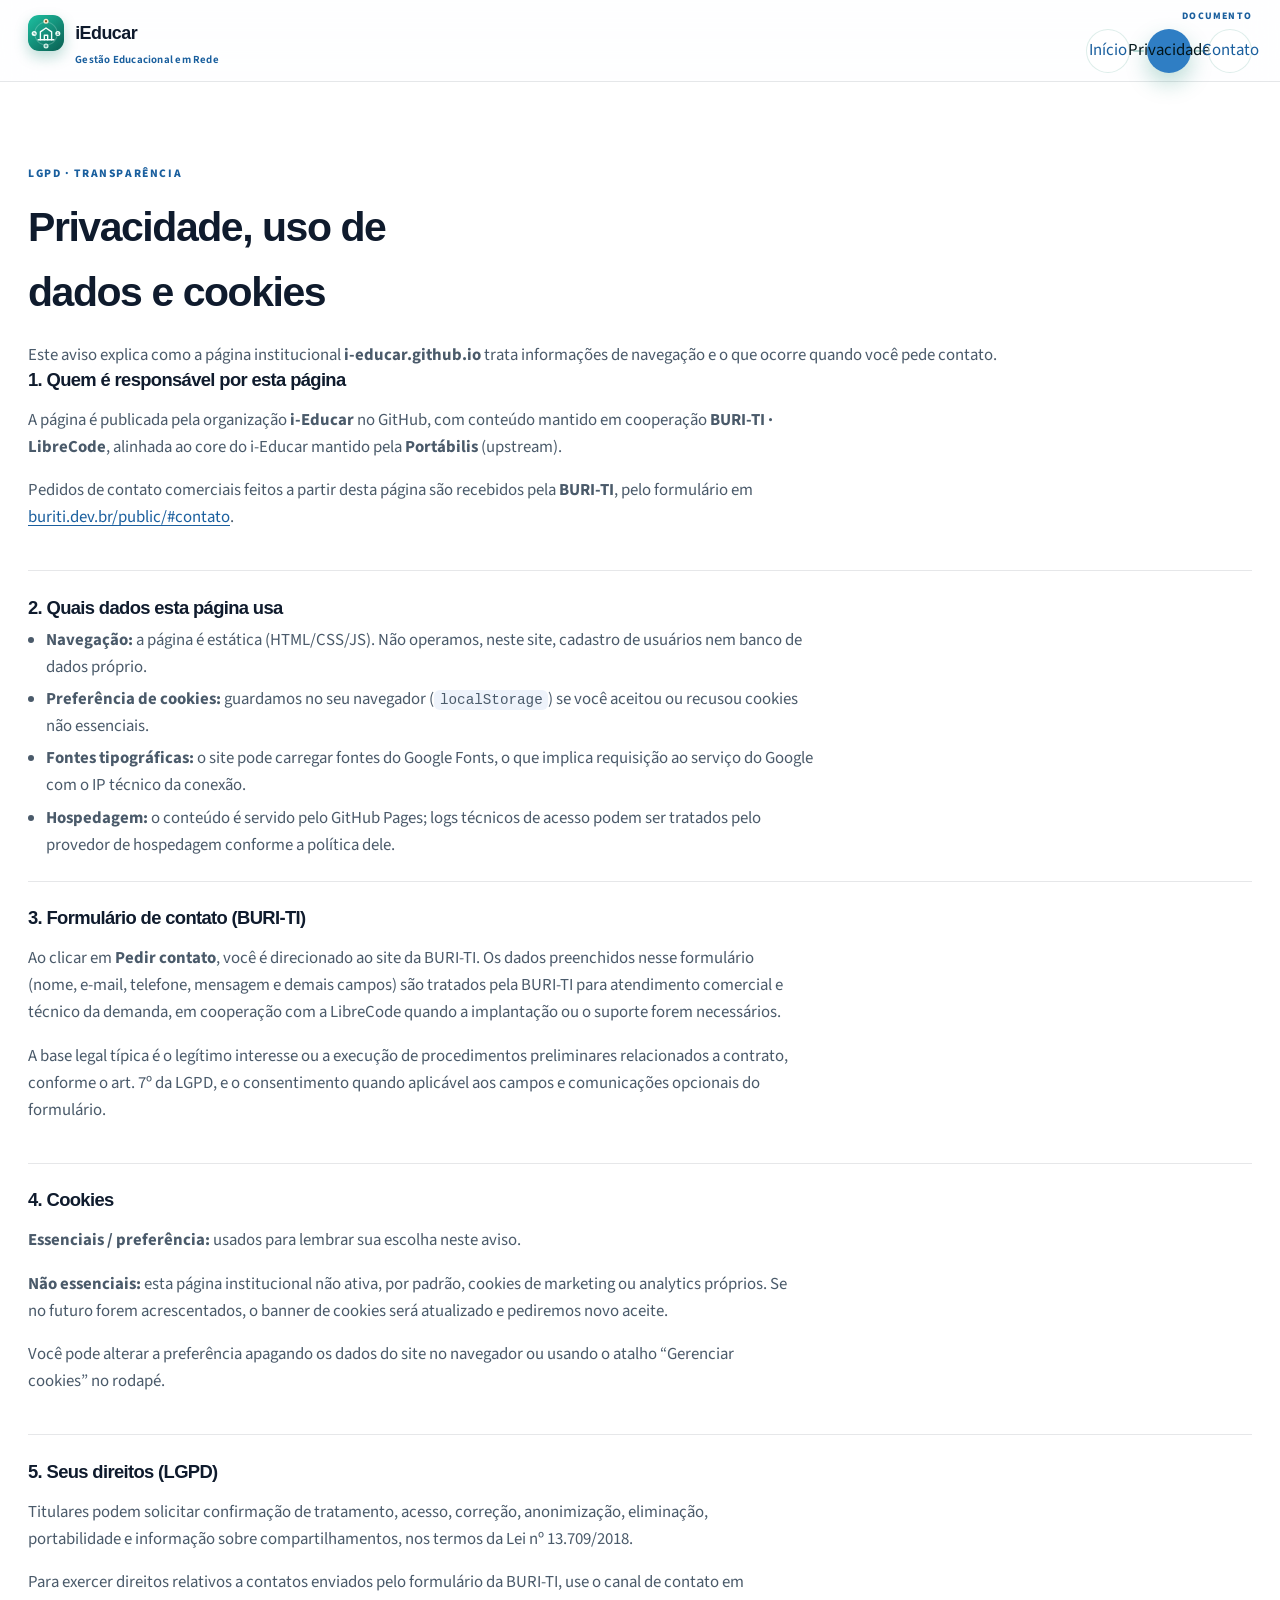
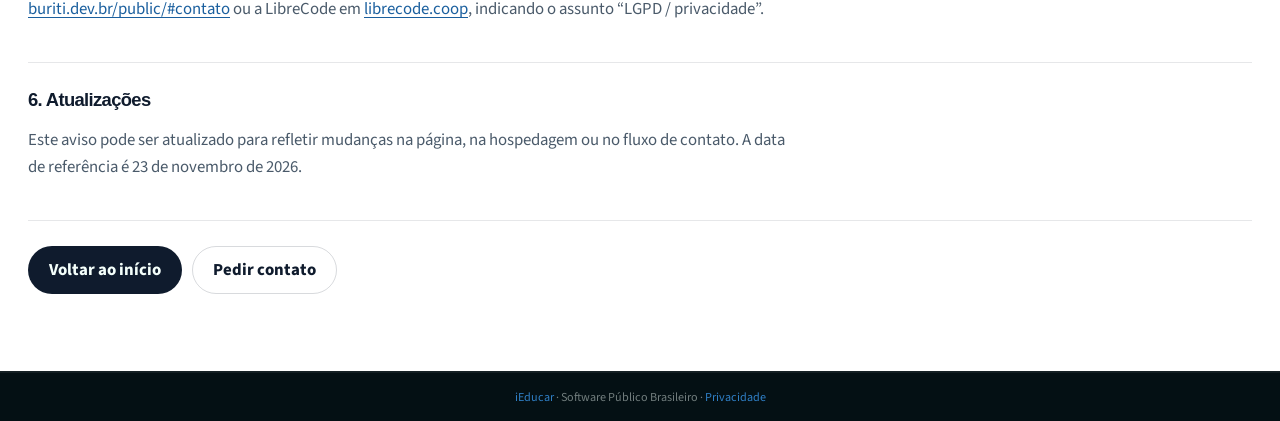
<file: privacidade.html>
<!DOCTYPE html>
<html lang="pt-BR">
<head>
  <meta charset="UTF-8">
  <meta name="viewport" content="width=device-width, initial-scale=1">
  <title>Privacidade e cookies — iEducar - Gestão Educacional em Rede</title>
  <meta name="description" content="Aviso de privacidade, uso de dados e cookies da página institucional i-Educar na organização GitHub.">
  <meta name="robots" content="noindex">
  <link rel="canonical" href="https://i-educar.github.io/privacidade.html">
  <link rel="icon" href="favicon.svg" type="image/svg+xml">
  <link rel="icon" href="favicon.ico" sizes="any">
  <meta name="theme-color" content="#0e7f6c">
  <link rel="preconnect" href="https://fonts.googleapis.com">
  <link rel="preconnect" href="https://fonts.gstatic.com" crossorigin>
  <link href="https://fonts.googleapis.com/css2?family=Sora:wght@500;600;700&family=Source+Sans+3:wght@400;500;600;700&display=swap" rel="stylesheet">
  <link rel="stylesheet" href="assets/css/site.css?v=navtip1">
</head>
<body>
  <header class="site-header">
    <div class="wrap">
      <a class="brand" href="./">
        <span class="brand-mark" aria-hidden="true">
          <img src="assets/img/brand-mark.svg" width="36" height="36" alt="">
        </span>
        iEducar <small>Gestão Educacional em Rede</small>
      </a>
      <nav class="nav-flow" aria-label="Navegação">
        <p class="nav-flow-label">Documento</p>
        <ol class="nav-flow-list">
          <li><a href="./">Início</a></li>
          <li><a class="is-active" href="privacidade.html" aria-current="page">Privacidade</a></li>
          <li><a href="https://buriti.dev.br/public/#contato" rel="noopener noreferrer">Contato</a></li>
        </ol>
      </nav>
    </div>
  </header>

  <main class="legal-page">
    <div class="wrap section">
      <p class="kicker">LGPD · Transparência</p>
      <h1>Privacidade, uso de dados e cookies</h1>
      <p class="lead">
        Este aviso explica como a página institucional <strong>i-educar.github.io</strong> trata
        informações de navegação e o que ocorre quando você pede contato.
      </p>

      <article class="legal-block">
        <h2>1. Quem é responsável por esta página</h2>
        <p>
          A página é publicada pela organização <strong>i-Educar</strong> no GitHub, com conteúdo
          mantido em cooperação <strong>BURI-TI · LibreCode</strong>, alinhada ao core do i-Educar
          mantido pela <strong>Portábilis</strong> (upstream).
        </p>
        <p>
          Pedidos de contato comerciais feitos a partir desta página são recebidos pela
          <strong>BURI-TI</strong>, pelo formulário em
          <a href="https://buriti.dev.br/public/#contato" rel="noopener noreferrer">buriti.dev.br/public/#contato</a>.
        </p>
      </article>

      <article class="legal-block">
        <h2>2. Quais dados esta página usa</h2>
        <ul>
          <li><strong>Navegação:</strong> a página é estática (HTML/CSS/JS). Não operamos, neste site, cadastro de usuários nem banco de dados próprio.</li>
          <li><strong>Preferência de cookies:</strong> guardamos no seu navegador (<code>localStorage</code>) se você aceitou ou recusou cookies não essenciais.</li>
          <li><strong>Fontes tipográficas:</strong> o site pode carregar fontes do Google Fonts, o que implica requisição ao serviço do Google com o IP técnico da conexão.</li>
          <li><strong>Hospedagem:</strong> o conteúdo é servido pelo GitHub Pages; logs técnicos de acesso podem ser tratados pelo provedor de hospedagem conforme a política dele.</li>
        </ul>
      </article>

      <article class="legal-block">
        <h2>3. Formulário de contato (BURI-TI)</h2>
        <p>
          Ao clicar em <strong>Pedir contato</strong>, você é direcionado ao site da BURI-TI.
          Os dados preenchidos nesse formulário (nome, e-mail, telefone, mensagem e demais campos)
          são tratados pela BURI-TI para atendimento comercial e técnico da demanda, em cooperação
          com a LibreCode quando a implantação ou o suporte forem necessários.
        </p>
        <p>
          A base legal típica é o legítimo interesse ou a execução de procedimentos preliminares
          relacionados a contrato, conforme o art. 7º da LGPD, e o consentimento quando aplicável
          aos campos e comunicações opcionais do formulário.
        </p>
      </article>

      <article class="legal-block">
        <h2>4. Cookies</h2>
        <p><strong>Essenciais / preferência:</strong> usados para lembrar sua escolha neste aviso.</p>
        <p><strong>Não essenciais:</strong> esta página institucional não ativa, por padrão, cookies de marketing ou analytics próprios. Se no futuro forem acrescentados, o banner de cookies será atualizado e pediremos novo aceite.</p>
        <p>Você pode alterar a preferência apagando os dados do site no navegador ou usando o atalho “Gerenciar cookies” no rodapé.</p>
      </article>

      <article class="legal-block">
        <h2>5. Seus direitos (LGPD)</h2>
        <p>
          Titulares podem solicitar confirmação de tratamento, acesso, correção, anonimização,
          eliminação, portabilidade e informação sobre compartilhamentos, nos termos da Lei nº 13.709/2018.
        </p>
        <p>
          Para exercer direitos relativos a contatos enviados pelo formulário da BURI-TI, use o canal
          de contato em
          <a href="https://buriti.dev.br/public/#contato" rel="noopener noreferrer">buriti.dev.br/public/#contato</a>
          ou a LibreCode em
          <a href="https://librecode.coop" rel="noopener noreferrer">librecode.coop</a>,
          indicando o assunto “LGPD / privacidade”.
        </p>
      </article>

      <article class="legal-block">
        <h2>6. Atualizações</h2>
        <p>
          Este aviso pode ser atualizado para refletir mudanças na página, na hospedagem ou no
          fluxo de contato. A data de referência é <time datetime="2026-11-23">23 de novembro de 2026</time>.
        </p>
      </article>

      <p class="legal-back">
        <a class="btn btn-dark" href="./">Voltar ao início</a>
        <a class="btn btn-outline" href="https://buriti.dev.br/public/#contato" rel="noopener noreferrer">Pedir contato</a>
      </p>
    </div>
  </main>

  <footer class="site-footer" id="topo">
    <div class="footer-bar">
      <div class="wrap footer-bar-inner">
        <p>
          <a href="./">iEducar</a>
          · Software Público Brasileiro
          · <a href="privacidade.html">Privacidade</a>
        </p>
      </div>
    </div>
  </footer>

  <div class="cookie-banner" id="cookie-banner" hidden role="dialog" aria-labelledby="cookie-title" aria-live="polite">
    <div class="cookie-banner-inner wrap">
      <div class="cookie-copy">
        <p id="cookie-title"><strong>Cookies e privacidade</strong></p>
        <p>
          Usamos armazenamento local para lembrar sua preferência e podemos carregar fontes de terceiros.
          Detalhes em <a href="privacidade.html">Privacidade e uso de dados</a>.
        </p>
      </div>
      <div class="cookie-actions">
        <button type="button" class="btn btn-outline" id="cookie-reject">Apenas essenciais</button>
        <button type="button" class="btn btn-dark" id="cookie-accept">Aceitar</button>
      </div>
    </div>
  </div>

  <script src="assets/js/site.js?v=title1"></script>
</body>
</html>
</file>
<file: assets/css/site.css>
:root,
html[data-tema="claro"] {
  color-scheme: light;
  /* Identidade Buriti — azuis SME */
  --ink: #0f1b2d;
  --ink-2: #16304a;
  --ink-3: #1a5f9e;
  --foam: #eef3fb;
  --paper: #ffffff;
  --line: rgba(15, 27, 45, 0.10);
  --line-strong: rgba(15, 27, 45, 0.16);
  --mint: #1a5f9e;          /* azul Buriti (substitui teal antigo) */
  --mint-2: #2f7ec4;
  --mint-soft: #dbe8f6;
  --sand: #c74634;          /* terracotta Buriti (acento) */
  --sand-soft: #fdeceb;
  --text: #0f1b2d;
  --muted: #4a5a6a;
  --max: 1520px;
  --gutter: clamp(1rem, 2.2vw, 1.75rem);
  --section-y: clamp(3.5rem, 6vw, 5.5rem);
  --header-h: 5.15rem;
  --radius: 14px;
  --shadow: 0 1px 2px rgba(15, 27, 45, 0.04), 0 16px 40px rgba(26, 95, 158, 0.10);
  --ease: cubic-bezier(.22, 1, .36, 1);
  --header-bg: color-mix(in srgb, #fff 92%, transparent);
  --card-bg: #ffffff;
  --band-ink-bg: linear-gradient(160deg, #0f1b2d 0%, #16304a 48%, #1a5f9e 120%);
  --band-ink-fg: #f4f7fb;
  --band-ink-muted: rgba(244, 247, 251, 0.72);
}

html[data-tema="escuro"] {
  color-scheme: dark;
  --ink: #e9ebf2;
  --ink-2: #c9d0dc;
  --ink-3: #58a6ff;
  --foam: #0a0c11;
  --paper: #12161f;
  --line: rgba(233, 235, 242, 0.10);
  --line-strong: rgba(233, 235, 242, 0.18);
  --mint: #58a6ff;
  --mint-2: #79b8ff;
  --mint-soft: #161b27;
  --sand: #7ad3de;
  --sand-soft: #1a2030;
  --text: #e9ebf2;
  --muted: #8b95a8;
  --shadow: 0 1px 2px rgba(0, 0, 0, 0.35), 0 18px 42px rgba(0, 0, 0, 0.35);
  --header-bg: color-mix(in srgb, #12161f 92%, transparent);
  --card-bg: #12161f;
  --band-ink-bg: linear-gradient(160deg, #05070c 0%, #0e121a 45%, #16304a 120%);
  --band-ink-fg: #e9ebf2;
  --band-ink-muted: rgba(233, 235, 242, 0.70);
}

*, *::before, *::after { box-sizing: border-box; }
html { scroll-behavior: smooth; }
body {
  margin: 0;
  color: var(--text);
  background: var(--foam);
  font-family: "Manrope", "Source Sans 3", system-ui, sans-serif;
  font-size: 1.05rem;
  line-height: 1.6;
  -webkit-font-smoothing: antialiased;
}
img { max-width: 100%; display: block; }
a { color: var(--mint); text-underline-offset: 3px; }
a:hover { color: var(--ink); }
button { font: inherit; }

.wrap,
.wrap-wide {
  width: min(var(--max), calc(100% - (var(--gutter) * 2)));
  margin-inline: auto;
}

/* Header */
.site-header {
  position: sticky;
  top: 0;
  z-index: 50;
  height: var(--header-h);
  background: var(--header-bg, rgba(238, 243, 251, 0.92));
  backdrop-filter: blur(18px);
  border-bottom: 1px solid var(--line);
}
.site-header .wrap {
  height: 100%;
  display: flex;
  align-items: center;
  justify-content: space-between;
  gap: 1rem;
}
.brand {
  display: inline-flex;
  flex-wrap: wrap;
  align-items: center;
  gap: .15rem .7rem;
  text-decoration: none;
  color: var(--ink);
  font-family: "Manrope", sans-serif;
  font-weight: 700;
  letter-spacing: -0.03em;
  font-size: 1.12rem;
  max-width: min(22rem, 48vw);
  line-height: 1.15;
}
.brand-mark {
  width: 2.25rem;
  height: 2.25rem;
  border-radius: 11px;
  display: grid;
  place-items: center;
  overflow: hidden;
  flex: 0 0 auto;
  box-shadow: 0 6px 14px rgba(14, 127, 108, 0.28);
}
.brand-mark img {
  width: 100%;
  height: 100%;
  display: block;
}
.brand small {
  display: block;
  width: 100%;
  margin-left: calc(2.25rem + .7rem);
  font-size: .68rem;
  letter-spacing: .02em;
  text-transform: none;
  color: var(--mint);
  font-weight: 650;
  font-family: "Manrope", "Source Sans 3", system-ui, sans-serif;
}
.nav-flow {
  display: flex;
  flex-direction: column;
  align-items: flex-end;
  gap: .28rem;
  min-width: 0;
}
.nav-flow-label {
  margin: 0;
  font-size: .62rem;
  letter-spacing: .12em;
  text-transform: uppercase;
  font-weight: 800;
  color: var(--mint);
}
.nav-flow-list {
  display: flex;
  flex-wrap: nowrap;
  align-items: center;
  gap: 0;
  margin: 0;
  padding: 0;
  list-style: none;
}
.nav-flow-list li {
  display: flex;
  align-items: center;
  position: relative;
}
.nav-flow-list li:not(:last-child)::after {
  content: "";
  width: .7rem;
  height: 2px;
  margin: 0 .18rem;
  background: rgba(14, 127, 108, 0.28);
  border-radius: 999px;
  flex: 0 0 auto;
}
.nav-flow-list a {
  position: relative;
  display: inline-flex;
  align-items: center;
  justify-content: center;
  width: 2.75rem;
  height: 2.75rem;
  padding: 0;
  border-radius: 999px;
  text-decoration: none;
  color: var(--ink-3);
  border: 1px solid rgba(14, 127, 108, 0.14);
  background: rgba(255, 255, 255, 0.55);
  transition: color .2s ease, background .2s ease, border-color .2s ease, box-shadow .2s ease, transform .2s var(--ease);
}
.nav-flow-list a svg {
  width: 1.28rem;
  height: 1.28rem;
  display: block;
}
.nav-flow-text {
  position: absolute;
  width: 1px;
  height: 1px;
  padding: 0;
  margin: -1px;
  overflow: hidden;
  clip: rect(0, 0, 0, 0);
  white-space: nowrap;
  border: 0;
}
.nav-flow-list a::before {
  content: attr(data-tip);
  position: absolute;
  top: calc(100% + .55rem);
  left: 50%;
  z-index: 60;
  width: max-content;
  max-width: 14rem;
  padding: .42rem .65rem;
  border-radius: 8px;
  background: var(--ink);
  color: #f4f7f6;
  font-size: .72rem;
  font-weight: 650;
  line-height: 1.25;
  letter-spacing: .01em;
  text-align: center;
  white-space: normal;
  pointer-events: none;
  opacity: 0;
  transform: translate(-50%, -.2rem);
  transition: opacity .18s ease, transform .18s var(--ease);
  box-shadow: 0 10px 24px rgba(3, 22, 27, 0.22);
}
.nav-flow-list a::after {
  content: "";
  position: absolute;
  top: calc(100% + .28rem);
  left: 50%;
  z-index: 60;
  width: .55rem;
  height: .55rem;
  background: var(--ink);
  pointer-events: none;
  opacity: 0;
  transform: translate(-50%, -.15rem) rotate(45deg);
  transition: opacity .18s ease, transform .18s var(--ease);
}
.nav-flow-list li:nth-last-child(-n+2) a::before {
  left: auto;
  right: 0;
  transform: translate(0, -.2rem);
}
.nav-flow-list li:nth-last-child(-n+2) a::after {
  left: auto;
  right: 1.05rem;
  transform: translate(0, -.15rem) rotate(45deg);
}
.nav-flow-list a:hover,
.nav-flow-list a:focus-visible {
  color: var(--mint);
  background: var(--mint-soft);
  border-color: rgba(14, 127, 108, 0.28);
  transform: translateY(-1px);
}
.nav-flow-list a:hover::before,
.nav-flow-list a:focus-visible::before,
.nav-flow-list a:hover::after,
.nav-flow-list a:focus-visible::after {
  opacity: 1;
  transform: translate(-50%, 0);
}
.nav-flow-list a:hover::after,
.nav-flow-list a:focus-visible::after {
  transform: translate(-50%, 0) rotate(45deg);
}
.nav-flow-list li:nth-last-child(-n+2) a:hover::before,
.nav-flow-list li:nth-last-child(-n+2) a:focus-visible::before {
  transform: translate(0, 0);
}
.nav-flow-list li:nth-last-child(-n+2) a:hover::after,
.nav-flow-list li:nth-last-child(-n+2) a:focus-visible::after {
  transform: translate(0, 0) rotate(45deg);
}
.nav-flow-list a.is-done {
  color: #0e7f6c;
  background: rgba(216, 241, 234, 0.7);
  border-color: rgba(14, 127, 108, 0.2);
}
.nav-flow-list a.is-active,
.nav-flow-list a[aria-current="true"] {
  color: #03161b;
  background: var(--mint-2);
  border-color: transparent;
  box-shadow: 0 10px 22px rgba(14, 127, 108, 0.28);
}
.nav-flow-list a.is-active.is-done,
.nav-flow-list a[aria-current="true"] {
  color: #03161b;
  background: var(--mint-2);
}
.nav-flow-list li.is-active-step:not(:last-child)::after,
.nav-flow-list li.is-done-step:not(:last-child)::after {
  background: var(--mint-2);
}

/* Buttons */
.btn {
  display: inline-flex;
  align-items: center;
  justify-content: center;
  gap: .45rem;
  min-height: 3rem;
  padding: 0 1.25rem;
  border-radius: 999px;
  border: 1px solid transparent;
  font-weight: 750;
  text-decoration: none;
  cursor: pointer;
  transition: transform .2s var(--ease), background .2s ease, border-color .2s ease, opacity .2s ease;
}
.btn:hover { transform: translateY(-1px); }
.btn-primary { background: var(--mint-2); color: var(--ink); }
.btn-primary:hover { background: #45c9a6; color: var(--ink); }
.btn-dark { background: var(--ink); color: #f4fffb; }
.btn-dark:hover { background: var(--ink-2); color: #fff; }
.btn-ghost {
  background: transparent;
  color: #f4fffb;
  border-color: rgba(244, 255, 251, 0.32);
}
.btn-ghost:hover { border-color: #fff; color: #fff; }
.btn-outline {
  background: transparent;
  color: var(--ink);
  border-color: var(--line-strong);
}
.btn-outline:hover { border-color: var(--mint); color: var(--mint); }
.btn-disabled,
a.btn-disabled {
  opacity: .55;
  cursor: not-allowed;
  pointer-events: none;
  text-decoration: none;
  color: var(--muted);
  background: #e8eeec;
  border-color: transparent;
}

/* Hero full bleed */
.hero {
  position: relative;
  min-height: calc(100svh - var(--header-h));
  display: grid;
  align-items: end;
  color: #f4fffb;
  overflow: hidden;
  background: var(--ink);
}
.hero-media {
  position: absolute;
  inset: 0;
}
.hero-media img {
  width: 100%;
  height: 100%;
  object-fit: cover;
  object-position: center top;
  opacity: .72;
  filter: saturate(.98) contrast(1.02) brightness(1);
}
.hero::after {
  content: "";
  position: absolute;
  inset: 0;
  background:
    linear-gradient(90deg, rgba(3, 22, 27, 0.82) 0%, rgba(3, 22, 27, 0.55) 42%, rgba(3, 22, 27, 0.18) 100%),
    linear-gradient(180deg, rgba(3, 22, 27, 0.12) 0%, rgba(3, 22, 27, 0.55) 58%, rgba(3, 22, 27, 0.78) 100%);
}
.hero .wrap {
  position: relative;
  z-index: 1;
  padding: clamp(4rem, 8vh, 6rem) 0 clamp(3.5rem, 7vh, 5rem);
  display: grid;
  align-content: end;
  width: min(var(--max), calc(100% - (var(--gutter) * 2)));
  margin-inline: auto;
}
.hero-copy {
  max-width: min(48rem, 100%);
}
.eyebrow {
  display: inline-block;
  margin: 0 0 1rem;
  font-size: .72rem;
  letter-spacing: .16em;
  text-transform: uppercase;
  font-weight: 800;
  color: var(--sand);
}
.hero h1 {
  margin: 0 0 1rem;
  font-family: "Manrope", sans-serif;
  font-size: clamp(2.4rem, 5.2vw, 3.85rem);
  line-height: 1.05;
  letter-spacing: -0.045em;
  font-weight: 700;
  max-width: 18ch;
  text-shadow: 0 2px 24px rgba(3, 22, 27, 0.4);
}
.hero .lede {
  margin: 0 0 1.35rem;
  font-size: clamp(1.08rem, 1.8vw, 1.22rem);
  color: rgba(244, 255, 251, 0.9);
  max-width: min(46rem, 100%);
  font-weight: 400;
  text-shadow: 0 1px 18px rgba(3, 22, 27, 0.45);
}
.cta-row { display: flex; flex-wrap: wrap; gap: .75rem; }

.hero-path {
  display: grid;
  grid-template-columns: minmax(0, 1fr) auto minmax(0, 1fr) auto minmax(0, 1fr);
  gap: .45rem;
  align-items: stretch;
  margin: 0;
  max-width: min(52rem, 100%);
}
.hero-path-item {
  display: grid;
  gap: .2rem;
  padding: .7rem .85rem;
  border-radius: 12px;
  background: rgba(3, 22, 27, 0.28);
  border: 1px solid rgba(244, 255, 251, 0.18);
  backdrop-filter: blur(8px);
  -webkit-backdrop-filter: blur(8px);
  box-shadow: 0 10px 28px rgba(3, 22, 27, 0.18);
  color: inherit;
  text-decoration: none;
  transition: background .2s ease, border-color .2s ease, transform .2s var(--ease), box-shadow .2s ease;
}
.hero-path-item:hover {
  background: rgba(3, 22, 27, 0.42);
  border-color: rgba(23, 165, 139, 0.55);
  transform: translateY(-1px);
  box-shadow: 0 14px 32px rgba(3, 22, 27, 0.28);
}
.hero-path-item.is-accent {
  background: rgba(14, 127, 108, 0.28);
  border-color: rgba(23, 165, 139, 0.5);
}
.hero-path-label {
  font-size: .68rem;
  font-weight: 800;
  letter-spacing: .1em;
  text-transform: uppercase;
  color: var(--mint-2);
}
.hero-path-item strong {
  font-family: "Manrope", sans-serif;
  font-size: .9rem;
  font-weight: 700;
  letter-spacing: -0.02em;
  color: #f4fffb;
}
.hero-path-item em {
  font-style: normal;
  font-size: .76rem;
  line-height: 1.3;
  color: rgba(244, 255, 251, 0.72);
}
.hero-path-arrow {
  width: 0.9rem;
  height: 0.9rem;
  align-self: center;
  border-right: 2px solid var(--mint-2);
  border-top: 2px solid var(--mint-2);
  transform: rotate(45deg);
  opacity: .8;
}
.adapt-block {
  margin-top: 2.4rem;
  padding-top: 1.8rem;
  border-top: 1px solid var(--line);
}
.adapt-block h3 {
  margin: 0 0 .7rem;
  font-family: "Manrope", sans-serif;
  font-size: clamp(1.25rem, 2.2vw, 1.55rem);
  letter-spacing: -0.025em;
  color: var(--ink);
}
.adapt-block .lead { margin-bottom: 1.25rem; }

@media (max-width: 860px) {
  .hero-path {
    grid-template-columns: 1fr;
  }
  .hero-path-arrow {
    justify-self: center;
    transform: rotate(135deg);
  }
}

/* Full-bleed sections */
.band {
  width: 100%;
  border-bottom: 1px solid var(--line);
}
.band-ink {
  background: var(--band-ink-bg);
  color: var(--band-ink-fg);
  border-bottom: 0;
}
.band-ink .muted,
.band-ink .lead { color: var(--band-ink-muted); }
.band-soft { background: var(--foam); }
.band-paper { background: var(--paper); }

.section {
  padding: var(--section-y) 0;
}
.band[id],
.band > .section[id],
section[id] {
  scroll-margin-top: calc(var(--header-h) + .75rem);
}
.section-head {
  margin: 0 0 1.75rem;
  max-width: min(64rem, 100%);
}
.kicker {
  display: inline-block;
  margin: 0 0 .7rem;
  font-size: .72rem;
  letter-spacing: .14em;
  text-transform: uppercase;
  font-weight: 800;
  color: var(--mint);
}
.band-ink .kicker { color: var(--mint-2); }
.section h2 {
  margin: 0 0 .85rem;
  font-family: "Manrope", sans-serif;
  font-size: clamp(1.7rem, 2.8vw, 2.35rem);
  letter-spacing: -0.035em;
  line-height: 1.15;
  font-weight: 700;
  color: inherit;
  max-width: min(40ch, 100%);
}
.band-soft h2,
.band-paper h2 { color: var(--ink); }
.lead {
  margin: 0 0 0;
  max-width: min(64rem, 100%);
  color: var(--muted);
  font-size: 1.05rem;
}
.section > .kicker + h2 + .lead,
.section > .section-head {
  margin-bottom: 1.75rem;
}
.section > .kicker + h2 + .lead {
  display: block;
  margin-bottom: 1.75rem;
}

.flow-steps {
  display: grid;
  grid-template-columns: repeat(2, minmax(0, 1fr));
  gap: 1rem 1.15rem;
  margin: 0;
  padding: 0;
  list-style: none;
  counter-reset: flow;
}
.flow-steps > li {
  display: flex;
  flex-direction: column;
  height: 100%;
  padding: 1.15rem 1.2rem 1.25rem;
  border-radius: var(--radius);
  background: var(--paper);
  border: 1px solid var(--line);
  box-shadow: var(--shadow);
  counter-increment: flow;
  position: relative;
}
.flow-body {
  display: flex;
  flex-direction: column;
  gap: .75rem;
  height: 100%;
  min-width: 0;
}
.flow-body::before {
  content: counter(flow, decimal-leading-zero);
  position: absolute;
  top: 1rem;
  right: 1rem;
  font-family: "Manrope", sans-serif;
  font-weight: 700;
  font-size: .78rem;
  letter-spacing: .04em;
  color: rgba(14, 127, 108, 0.45);
}
.flow-actors {
  display: flex;
  flex-wrap: wrap;
  gap: .5rem;
  padding-right: 2rem;
}
.actor {
  display: inline-flex;
  align-items: center;
  gap: .55rem;
  min-width: 0;
  padding: .4rem .65rem .4rem .4rem;
  border-radius: 999px;
  border: 1px solid transparent;
  background: var(--foam);
}
.actor-ico {
  width: 2rem;
  height: 2rem;
  border-radius: 50%;
  display: grid;
  place-items: center;
  flex: 0 0 auto;
}
.actor-ico svg {
  width: 1.05rem;
  height: 1.05rem;
}
.actor-text {
  display: grid;
  gap: .05rem;
  min-width: 0;
  line-height: 1.15;
}
.actor-text strong {
  font-family: "Manrope", sans-serif;
  font-size: .78rem;
  font-weight: 700;
  letter-spacing: -0.01em;
  color: var(--ink);
}
.actor-text em {
  font-style: normal;
  font-size: .68rem;
  font-weight: 650;
  color: var(--muted);
}
.actor-sme {
  background: var(--mint-soft);
  border-color: rgba(14, 127, 108, 0.18);
}
.actor-sme .actor-ico { background: #0e7f6c; color: #f4fffb; }
.actor-school {
  background: #e8f1f3;
  border-color: rgba(20, 58, 66, 0.12);
}
.actor-school .actor-ico { background: #143a42; color: #f4fffb; }
.actor-teacher {
  background: #e3f6ef;
  border-color: rgba(23, 165, 139, 0.22);
}
.actor-teacher .actor-ico { background: #0e7f6c; color: #f4fffb; }
.actor-family {
  background: var(--sand-soft);
  border-color: rgba(184, 137, 26, 0.22);
}
.actor-family .actor-ico { background: #b8891a; color: #fff8e8; }
.actor-ops {
  background: #eef2f7;
  border-color: rgba(40, 60, 90, 0.14);
}
.actor-ops .actor-ico { background: #3a5166; color: #f4fffb; }
.actor-cabinet {
  background: #f3ebe0;
  border-color: rgba(140, 90, 30, 0.18);
}
.actor-cabinet .actor-ico { background: #8a5a1e; color: #fff8e8; }
.actor-council {
  background: #eceff8;
  border-color: rgba(70, 80, 130, 0.16);
}
.actor-council .actor-ico { background: #4d5b8c; color: #f4fffb; }
.flow-steps h3 {
  margin: 0;
  font-family: "Manrope", sans-serif;
  font-size: 1.08rem;
  color: var(--ink);
}
.flow-steps p {
  margin: 0;
  color: var(--muted);
  font-size: .95rem;
}

/* Facts strip */
.facts {
  display: grid;
  grid-template-columns: repeat(4, minmax(0, 1fr));
  gap: 0;
  margin-top: 0;
  border: 1px solid rgba(255,255,255,.08);
  border-radius: var(--radius);
  overflow: hidden;
  background: var(--ink-2);
}
.fact {
  padding: 1.45rem 1.35rem;
  border-right: 1px solid rgba(255,255,255,.08);
  text-align: left;
  min-height: 7.5rem;
  display: flex;
  flex-direction: column;
  justify-content: center;
}
.fact:last-child { border-right: 0; }
.band-ink > .facts {
  margin: -0.5rem auto var(--section-y);
}
.fact strong {
  display: block;
  font-family: "Manrope", sans-serif;
  font-size: clamp(1.6rem, 3vw, 2.2rem);
  letter-spacing: -0.04em;
  color: #fff;
  margin-bottom: .25rem;
}
.fact span {
  color: rgba(244, 255, 251, 0.68);
  font-size: .9rem;
}

/* Product cards */
.grid-3 {
  display: grid;
  grid-template-columns: repeat(3, minmax(0, 1fr));
  gap: 1.15rem;
  align-items: stretch;
}
.grid-2 {
  display: grid;
  grid-template-columns: repeat(2, minmax(0, 1fr));
  gap: 1.15rem;
  align-items: stretch;
}
.card {
  display: flex;
  flex-direction: column;
  height: 100%;
  background: var(--paper);
  border: 1px solid var(--line);
  border-radius: var(--radius);
  padding: 1.35rem 1.4rem;
  box-shadow: var(--shadow);
}
.card .pill-row { margin-top: auto; padding-top: 1rem; }
.card h3 {
  margin: 0 0 .55rem;
  font-family: "Manrope", sans-serif;
  font-size: 1.12rem;
  letter-spacing: -0.02em;
  font-weight: 650;
  color: var(--ink);
}
.card p,
.card li { color: var(--muted); }
.card ul { margin: 0; padding-left: 1.05rem; }
.card li + li { margin-top: .35rem; }
.card-ico {
  width: 2.55rem;
  height: 2.55rem;
  border-radius: 12px;
  display: grid;
  place-items: center;
  margin-bottom: .9rem;
  background: var(--mint-soft);
  color: var(--mint);
}
.card-ico svg {
  width: 1.25rem;
  height: 1.25rem;
}
.band-ink .card {
  background: rgba(255,255,255,.04);
  border-color: rgba(255,255,255,.1);
  box-shadow: none;
}
.band-ink .card h3 { color: #fff; }
.band-ink .card p,
.band-ink .card li { color: rgba(244,255,251,.72); }
.band-ink .card-ico {
  background: #0e7f6c;
  color: #f4fffb;
}
.pill-row {
  display: flex;
  flex-wrap: wrap;
  gap: .45rem;
  margin-top: 1rem;
}
.pill {
  display: inline-flex;
  align-items: center;
  min-height: 1.85rem;
  padding: 0 .7rem;
  border-radius: 999px;
  background: var(--mint-soft);
  color: #176a59;
  font-size: .76rem;
  font-weight: 750;
}

/* Feature with device */
.feature-row {
  display: grid;
  grid-template-columns: minmax(0, 1fr) minmax(0, 1.1fr);
  gap: clamp(1.25rem, 3vw, 2.25rem);
  align-items: center;
}
.feature-row-follow { margin-top: 2.25rem; }
.feature-row.reverse { grid-template-columns: minmax(0, 1.1fr) minmax(0, 1fr); }
.feature-row.reverse .feature-copy { order: 2; }
.feature-row.reverse .device { order: 1; }
.feature-copy,
.feature-row .device {
  min-width: 0;
}
.feature-copy .lead { margin-bottom: 1.25rem; }

/* Browser device frame — fixes print presentation */
.device {
  width: 100%;
  border-radius: 16px;
  overflow: hidden;
  background: #0a2227;
  border: 1px solid rgba(255,255,255,.08);
  box-shadow: var(--shadow);
}
.device-bar {
  display: flex;
  align-items: center;
  gap: .45rem;
  height: 2.35rem;
  padding: 0 .9rem;
  background: #102f35;
  border-bottom: 1px solid rgba(255,255,255,.06);
}
.device-bar i {
  width: .55rem;
  height: .55rem;
  border-radius: 50%;
  background: rgba(255,255,255,.22);
  display: block;
}
.device-bar i:nth-child(1) { background: #ff5f57; }
.device-bar i:nth-child(2) { background: #febc2e; }
.device-bar i:nth-child(3) { background: #28c840; }
.device-bar span {
  margin-left: .5rem;
  flex: 1;
  height: 1.25rem;
  border-radius: 999px;
  background: rgba(255,255,255,.06);
  color: rgba(244,255,251,.55);
  font-size: .7rem;
  display: flex;
  align-items: center;
  padding: 0 .75rem;
  overflow: hidden;
  white-space: nowrap;
}
.device-screen {
  aspect-ratio: 16 / 9;
  background: #06181c;
  overflow: hidden;
}
.device-screen img {
  width: 100%;
  height: 100%;
  object-fit: cover;
  object-position: top center;
}

/* Album full width */
.album-head {
  display: flex;
  flex-wrap: wrap;
  justify-content: space-between;
  gap: 1rem;
  align-items: end;
  margin-bottom: 1.5rem;
}
.album-head .lead { margin: 0; }
.album-grid {
  display: grid;
  grid-template-columns: repeat(3, minmax(0, 1fr));
  gap: 1rem;
}
.album-item {
  display: flex;
  flex-direction: column;
  height: 100%;
  width: 100%;
  padding: 0;
  border: 0;
  background: transparent;
  cursor: pointer;
  text-align: left;
  border-radius: 16px;
  overflow: hidden;
  transition: transform .25s var(--ease);
}
.album-item:hover,
.album-item:focus-visible {
  transform: translateY(-4px);
  outline: none;
}
.album-item .device { pointer-events: none; }
.album-item .meta {
  padding: .85rem .1rem 0;
  margin-top: auto;
}
.album-item .meta strong {
  display: block;
  font-family: "Manrope", sans-serif;
  color: var(--ink);
  font-size: 1rem;
  letter-spacing: -0.02em;
}
.album-item .meta span {
  color: var(--muted);
  font-size: .86rem;
}

/* Lightbox */
.lightbox {
  position: fixed;
  inset: 0;
  z-index: 100;
  display: none;
  align-items: stretch;
  justify-content: center;
  padding: 0;
  background: rgba(4, 14, 16, 0.92);
  backdrop-filter: blur(12px);
}
.lightbox.is-open { display: flex; }
.lightbox-dialog {
  width: min(1280px, 100%);
  height: 100%;
  max-height: 100svh;
  display: grid;
  grid-template-columns: 1.4fr 0.85fr;
  background: var(--paper);
  overflow: hidden;
}
.lightbox-media {
  position: relative;
  background: #071c20;
  display: flex;
  align-items: center;
  justify-content: center;
  padding: 1.25rem;
}
.lightbox-media .device {
  width: min(100%, 920px);
}
.lightbox-side {
  display: flex;
  flex-direction: column;
  padding: 1.75rem 1.5rem;
  overflow: auto;
  border-left: 1px solid var(--line);
}
.lightbox-side .index {
  margin: 0 0 .55rem;
  font-size: .72rem;
  letter-spacing: .12em;
  text-transform: uppercase;
  font-weight: 800;
  color: var(--mint);
}
.lightbox-side h3 {
  margin: 0 0 .7rem;
  font-family: "Manrope", sans-serif;
  font-size: clamp(1.35rem, 2vw, 1.7rem);
  letter-spacing: -0.03em;
  color: var(--ink);
  line-height: 1.15;
}
.lightbox-side .desc {
  margin: 0 0 1.15rem;
  color: var(--muted);
}
.lightbox-side h4 {
  margin: 0 0 .5rem;
  font-size: .72rem;
  letter-spacing: .12em;
  text-transform: uppercase;
  color: var(--ink);
}
.lightbox-side .pros {
  margin: 0 0 1.4rem;
  padding-left: 1.05rem;
  color: var(--text);
}
.lightbox-side .pros li + li { margin-top: .4rem; }
.lightbox-nav {
  margin-top: auto;
  display: flex;
  gap: .6rem;
  flex-wrap: wrap;
}
.lightbox-close {
  position: absolute;
  top: 1rem;
  right: 1rem;
  z-index: 2;
  width: 2.6rem;
  height: 2.6rem;
  border: 0;
  border-radius: 999px;
  background: rgba(255,255,255,.12);
  color: #fff;
  font-size: 1.35rem;
  cursor: pointer;
}
.lightbox-close:hover { background: rgba(255,255,255,.22); }
body.album-open { overflow: hidden; }

/* Test environments */
.test-grid {
  display: grid;
  grid-template-columns: repeat(3, minmax(0, 1fr));
  gap: 1rem;
}
.test-card {
  position: relative;
  display: flex;
  flex-direction: column;
  height: 100%;
  padding: 1.35rem 1.35rem 1.25rem;
  border-radius: var(--radius);
  border: 1px dashed var(--line-strong);
  background: #f8fbfa;
}
.test-card .btn { margin-top: auto; }
.test-card h3 {
  margin: 0 0 .4rem;
  font-family: "Manrope", sans-serif;
  font-size: 1.05rem;
  color: var(--ink);
}
.test-card p {
  margin: 0 0 1rem;
  color: var(--muted);
  font-size: .92rem;
  min-height: 2.8rem;
}
.test-card .url {
  display: block;
  margin-bottom: .9rem;
  font-family: ui-monospace, SFMono-Regular, Menlo, monospace;
  font-size: .78rem;
  color: var(--ink-3);
  word-break: break-all;
}
.badge-soon {
  position: absolute;
  top: 1rem;
  right: 1rem;
  font-size: .68rem;
  letter-spacing: .08em;
  text-transform: uppercase;
  font-weight: 800;
  color: #8a6a12;
  background: #f7e7b4;
  border-radius: 999px;
  padding: .25rem .55rem;
}

/* Plugins / docs / team */
.plugin-grid {
  display: grid;
  grid-template-columns: repeat(3, minmax(0, 1fr));
  gap: .85rem;
}
.plugin {
  display: flex;
  flex-direction: column;
  height: 100%;
  padding: 1.15rem 1.2rem;
  border-radius: var(--radius);
  background: var(--paper);
  border: 1px solid var(--line);
}
.plugin .tag {
  display: inline-block;
  margin-bottom: .35rem;
  font-size: .68rem;
  letter-spacing: .08em;
  text-transform: uppercase;
  font-weight: 800;
  color: var(--mint);
}
.plugin h3 {
  margin: 0 0 .35rem;
  font-family: "Manrope", sans-serif;
  font-size: 1rem;
}
.plugin h3 a { color: var(--ink); text-decoration: none; }
.plugin h3 a:hover { color: var(--mint); }
.plugin p { margin: 0; color: var(--muted); font-size: .88rem; }

.doc-card .btn { margin-top: auto; }
.docs-row {
  display: grid;
  grid-template-columns: repeat(3, minmax(0, 1fr));
  gap: 1rem;
}
.doc-card {
  display: flex;
  flex-direction: column;
  height: 100%;
  gap: .7rem;
  padding: 1.35rem;
  border-radius: var(--radius);
  background: var(--paper);
  border: 1px solid var(--line);
}
.doc-card h3 {
  margin: 0;
  font-family: "Manrope", sans-serif;
}
.doc-card p {
  margin: 0;
  flex: 1;
  color: var(--muted);
  font-size: .93rem;
}

.coop {
  display: grid;
  gap: 1.15rem;
}
.coop-banner {
  padding: 1.4rem 1.45rem;
  border-radius: var(--radius);
  background: linear-gradient(135deg, rgba(14, 127, 108, 0.1), rgba(184, 137, 26, 0.08));
  border: 1px solid rgba(14, 127, 108, 0.22);
}
.coop-banner h3 {
  margin: 0 0 .55rem;
  font-family: "Manrope", sans-serif;
  font-size: clamp(1.2rem, 2vw, 1.45rem);
  letter-spacing: -0.025em;
  color: var(--ink);
}
.coop-banner p:not(.kicker) {
  margin: 0 0 1rem;
  max-width: 48rem;
  color: var(--muted);
}
.coop-banner .btn { margin-top: .15rem; }
.team .pill-row { margin: .85rem 0 1rem; }
.team .btn { margin-top: auto; }

.team {
  display: grid;
  grid-template-columns: repeat(2, minmax(0, 1fr));
  gap: 1rem;
}
.team article {
  padding: 1.5rem;
  border-radius: var(--radius);
  background: var(--paper);
  border: 1px solid var(--line);
  display: flex;
  flex-direction: column;
  gap: .85rem;
  align-content: start;
  height: 100%;
}
.team-logo {
  height: 2.5rem;
  width: auto;
  object-fit: contain;
  object-position: left;
}
.team h3 {
  margin: 0;
  font-family: "Manrope", sans-serif;
}
.team p { margin: 0; color: var(--muted); }

.cta-final {
  text-align: left;
}
.cta-final h2 { color: #fff; }
.cta-final .lead {
  color: rgba(244,255,251,.72);
  max-width: min(54rem, 100%);
}

.decision-flow {
  list-style: none;
  margin: 1.6rem 0 1.5rem;
  padding: 0;
  display: grid;
  grid-template-columns: minmax(0, 1fr) auto minmax(0, 1fr) auto minmax(0, 1fr) auto minmax(0, 1fr);
  gap: .55rem;
  align-items: stretch;
}
.decision-step {
  min-width: 0;
  display: flex;
  align-items: center;
}
.decision-card {
  width: 100%;
  min-height: 10rem;
  display: flex;
  flex-direction: column;
  gap: .55rem;
  padding: 1.05rem 1.1rem 1.15rem;
  border-radius: 16px;
  background: rgba(255, 255, 255, 0.05);
  border: 1px solid rgba(244, 255, 251, 0.14);
  color: inherit;
  text-decoration: none;
  transition: background .2s ease, border-color .2s ease, transform .2s var(--ease);
}
.decision-card:hover {
  background: rgba(23, 165, 139, 0.16);
  border-color: rgba(23, 165, 139, 0.55);
  transform: translateY(-2px);
}
.decision-card.is-cta {
  background: var(--mint-2);
  border-color: transparent;
  color: var(--ink);
}
.decision-card.is-cta:hover {
  background: #45c9a6;
  border-color: transparent;
}
.decision-num {
  font-family: "Manrope", sans-serif;
  font-size: .72rem;
  font-weight: 800;
  letter-spacing: .1em;
  color: var(--mint-2);
}
.decision-card.is-cta .decision-num { color: var(--ink); }
.decision-ico {
  width: 2.35rem;
  height: 2.35rem;
  border-radius: 999px;
  display: grid;
  place-items: center;
  background: rgba(23, 165, 139, 0.22);
  color: var(--mint-2);
}
.decision-card.is-cta .decision-ico {
  background: rgba(3, 22, 27, 0.14);
  color: var(--ink);
}
.decision-ico svg {
  width: 1.15rem;
  height: 1.15rem;
}
.decision-card strong {
  font-family: "Manrope", sans-serif;
  font-size: 1rem;
  font-weight: 700;
  letter-spacing: -0.02em;
  color: #f4fffb;
}
.decision-card.is-cta strong { color: var(--ink); }
.decision-card em {
  margin-top: auto;
  font-style: normal;
  font-size: .84rem;
  line-height: 1.35;
  color: rgba(244, 255, 251, 0.62);
}
.decision-card.is-cta em { color: rgba(3, 22, 27, 0.72); }
.decision-arrow {
  display: block;
  width: 1.15rem;
  height: 1.15rem;
  border-right: 2px solid var(--mint-2);
  border-top: 2px solid var(--mint-2);
  transform: rotate(45deg);
  opacity: .85;
}
.decision-actions {
  display: grid;
  grid-template-columns: repeat(3, minmax(0, 1fr));
  gap: .75rem;
  margin-top: .15rem;
  padding-top: 1.15rem;
  border-top: 1px solid rgba(244, 255, 251, 0.1);
}
.decision-action {
  display: flex;
  align-items: center;
  gap: .75rem;
  min-width: 0;
  padding: .85rem .95rem;
  border-radius: 14px;
  border: 1px solid rgba(244, 255, 251, 0.14);
  background: rgba(255, 255, 255, 0.04);
  color: inherit;
  text-decoration: none;
  transition: background .2s ease, border-color .2s ease, transform .2s var(--ease);
}
.decision-action:hover {
  background: rgba(23, 165, 139, 0.14);
  border-color: rgba(23, 165, 139, 0.5);
  transform: translateY(-1px);
}
.decision-action.is-primary {
  background: var(--mint-2);
  border-color: transparent;
  color: var(--ink);
}
.decision-action.is-primary:hover {
  background: #45c9a6;
  border-color: transparent;
}
.decision-action-ico {
  flex: 0 0 auto;
  width: 2.25rem;
  height: 2.25rem;
  border-radius: 999px;
  display: grid;
  place-items: center;
  background: rgba(23, 165, 139, 0.2);
  color: var(--mint-2);
}
.decision-action.is-primary .decision-action-ico {
  background: rgba(3, 22, 27, 0.12);
  color: var(--ink);
}
.decision-action-ico svg {
  width: 1.1rem;
  height: 1.1rem;
}
.decision-action-copy {
  display: grid;
  gap: .1rem;
  min-width: 0;
  line-height: 1.2;
}
.decision-action-copy strong {
  font-family: "Manrope", sans-serif;
  font-size: .92rem;
  font-weight: 700;
  letter-spacing: -0.02em;
  color: #f4fffb;
}
.decision-action.is-primary .decision-action-copy strong { color: var(--ink); }
.decision-action-copy em {
  font-style: normal;
  font-size: .76rem;
  color: rgba(244, 255, 251, 0.58);
}
.decision-action.is-primary .decision-action-copy em { color: rgba(3, 22, 27, 0.7); }

@media (max-width: 1020px) {
  .decision-flow {
    grid-template-columns: 1fr;
    gap: .7rem;
  }
  .decision-step[aria-hidden="true"] {
    justify-content: center;
    min-height: .9rem;
  }
  .decision-arrow {
    transform: rotate(135deg);
  }
  .decision-actions {
    grid-template-columns: 1fr;
  }
}

.site-footer {
  background: #071317;
  color: rgba(244, 255, 251, 0.62);
  font-size: .84rem;
  border-top: 1px solid rgba(255,255,255,.06);
}
.footer-grid {
  display: grid;
  grid-template-columns: minmax(12rem, 1fr) minmax(16rem, 1.35fr) minmax(14rem, 1.1fr);
  gap: 1.75rem 2rem;
  padding: 1.75rem 0 1.5rem;
  align-items: start;
}
.footer-col { min-width: 0; }
.footer-name {
  margin: 0 0 .45rem;
  font-family: "Manrope", sans-serif;
  font-size: .98rem;
  font-weight: 700;
  letter-spacing: -0.02em;
  color: #f4fffb;
}
.footer-desc {
  margin: 0 0 .7rem;
  max-width: 26rem;
  line-height: 1.5;
  color: rgba(244, 255, 251, 0.58);
}
.footer-legal {
  margin: 0;
  font-size: .75rem;
  color: rgba(244, 255, 251, 0.42);
}
.footer-heading {
  margin: 0 0 .7rem;
  font-size: .66rem;
  letter-spacing: .12em;
  text-transform: uppercase;
  font-weight: 800;
  color: var(--mint-2);
}
.footer-col ul {
  margin: 0;
  padding: 0;
  list-style: none;
  display: grid;
  gap: .55rem;
}
.footer-col a {
  color: rgba(244, 255, 251, 0.78);
  text-decoration: none;
  font-weight: 600;
}
.footer-col a:hover { color: #fff; }
.org-list { gap: .7rem; }
.org {
  display: flex;
  align-items: center;
  gap: .7rem;
  min-width: 0;
}
.org-ico {
  flex: 0 0 auto;
  width: 2.55rem;
  height: 2.55rem;
  border-radius: 12px;
  display: grid;
  place-items: center;
  background: #f4fffb;
  overflow: hidden;
}
.org-ico img {
  width: 1.7rem;
  height: 1.7rem;
  object-fit: contain;
}
.org-text {
  display: grid;
  gap: .1rem;
  min-width: 0;
  line-height: 1.2;
}
.org-text strong {
  font-family: "Manrope", sans-serif;
  font-size: .88rem;
  font-weight: 700;
  color: #f4fffb;
}
.org-text em {
  font-style: normal;
  font-size: .74rem;
  font-weight: 550;
  color: rgba(244, 255, 251, 0.48);
}
.contact-actions {
  display: grid;
  gap: .75rem;
}
.contact-card {
  display: grid;
  gap: .45rem;
  padding: .55rem .55rem .6rem;
  border-radius: 16px;
  border: 1px solid rgba(244, 255, 251, 0.1);
  background: rgba(255, 255, 255, 0.03);
}
.contact-btn {
  display: flex;
  align-items: center;
  gap: .7rem;
  min-width: 0;
  padding: .45rem .35rem .35rem .4rem;
  border-radius: 12px;
  border: 0;
  background: transparent;
  text-decoration: none;
  transition: background .2s ease;
}
.contact-btn:hover {
  background: rgba(23, 165, 139, 0.12);
}
.contact-btn-ico {
  flex: 0 0 auto;
  width: 2.2rem;
  height: 2.2rem;
  border-radius: 10px;
  display: grid;
  place-items: center;
  background: #f4fffb;
  overflow: hidden;
}
.contact-btn-ico img {
  width: 1.35rem;
  height: 1.35rem;
  object-fit: contain;
}
.contact-btn-copy {
  display: grid;
  gap: .08rem;
  min-width: 0;
  line-height: 1.2;
}
.contact-btn-copy strong {
  font-family: "Manrope", sans-serif;
  font-size: .84rem;
  font-weight: 700;
  color: #f4fffb;
}
.contact-btn-copy em {
  font-style: normal;
  font-size: .72rem;
  color: rgba(244, 255, 251, 0.48);
}
.social-row {
  display: flex;
  flex-wrap: wrap;
  gap: .35rem;
  padding: 0 .35rem .15rem .4rem;
}
.social-btn {
  width: 1.85rem;
  height: 1.85rem;
  border-radius: 999px;
  display: grid;
  place-items: center;
  color: rgba(244, 255, 251, 0.62);
  background: rgba(244, 255, 251, 0.05);
  border: 1px solid rgba(244, 255, 251, 0.1);
  text-decoration: none;
  transition: color .2s ease, background .2s ease, border-color .2s ease, transform .2s var(--ease);
}
.social-btn:hover {
  color: #f4fffb;
  background: rgba(23, 165, 139, 0.22);
  border-color: rgba(23, 165, 139, 0.45);
  transform: translateY(-1px);
}
.social-btn svg {
  width: .95rem;
  height: .95rem;
  display: block;
}
.footer-bar {
  border-top: 1px solid rgba(255,255,255,.06);
  background: #041014;
}
.footer-bar-inner {
  display: flex;
  flex-wrap: wrap;
  align-items: center;
  justify-content: center;
  text-align: center;
  gap: .35rem .75rem;
  padding: .9rem 0;
  font-size: .76rem;
  color: rgba(244, 255, 251, 0.45);
}
.footer-bar-inner p { margin: 0; }

@media (max-width: 1020px) {
  .footer-grid {
    grid-template-columns: 1fr 1fr;
  }
  .footer-about { grid-column: 1 / -1; }
}
@media (max-width: 640px) {
  .footer-grid {
    grid-template-columns: 1fr;
    padding-top: 1.4rem;
  }
  .footer-contacts { grid-column: 1 / -1; }
}


.footer-linkish {
  display: inline;
  margin: 0;
  padding: 0;
  border: 0;
  background: none;
  color: var(--mint-2);
  font: inherit;
  font-weight: 700;
  cursor: pointer;
  text-decoration: underline;
  text-underline-offset: 3px;
}
.footer-linkish:hover { color: #fff; }
.footer-bar a { color: var(--mint-2); text-decoration: none; }
.footer-bar a:hover { color: #fff; }

.cookie-banner {
  position: fixed;
  left: 0;
  right: 0;
  bottom: 0;
  z-index: 60;
  padding: 1rem var(--gutter) 1.15rem;
  background: rgba(7, 19, 23, 0.96);
  border-top: 1px solid rgba(255,255,255,.1);
  color: rgba(244,255,251,.78);
  box-shadow: 0 -18px 40px rgba(3, 22, 27, 0.35);
}
.cookie-banner[hidden] { display: none !important; }
.cookie-banner-inner {
  width: min(var(--max), calc(100% - (var(--gutter) * 2)));
  margin-inline: auto;
  display: flex;
  flex-wrap: wrap;
  align-items: center;
  justify-content: space-between;
  gap: 1rem 1.25rem;
}
.cookie-copy {
  flex: 1 1 18rem;
  min-width: 0;
}
.cookie-copy p {
  margin: 0;
  font-size: .9rem;
  line-height: 1.45;
}
.cookie-copy p + p { margin-top: .35rem; }
.cookie-copy strong { color: #fff; }
.cookie-copy a { color: var(--mint-2); }
.cookie-actions {
  display: flex;
  flex-wrap: wrap;
  gap: .55rem;
}
.cookie-banner .btn-outline {
  color: #f4fffb;
  border-color: rgba(244,255,251,.28);
}
.cookie-banner .btn-outline:hover {
  border-color: #fff;
  color: #fff;
}
.cookie-banner .btn-dark {
  background: var(--mint-2);
  color: var(--ink);
}
.cookie-banner .btn-dark:hover {
  background: #45c9a6;
  color: var(--ink);
}

.legal-page {
  background: var(--paper);
  min-height: calc(100svh - var(--header-h) - 4rem);
}
.legal-page h1 {
  margin: 0 0 1rem;
  font-family: "Manrope", sans-serif;
  font-size: clamp(1.8rem, 3.2vw, 2.6rem);
  letter-spacing: -0.035em;
  color: var(--ink);
  max-width: 18ch;
}
.legal-block {
  margin: 0 0 1.6rem;
  padding-bottom: 1.4rem;
  border-bottom: 1px solid var(--line);
}
.legal-block h2 {
  margin: 0 0 .55rem;
  font-family: "Manrope", sans-serif;
  font-size: 1.15rem;
  color: var(--ink);
}
.legal-block p,
.legal-block li {
  color: var(--muted);
  max-width: 48rem;
}
.legal-block ul {
  margin: .4rem 0 0;
  padding-left: 1.15rem;
}
.legal-block li + li { margin-top: .35rem; }
.legal-block code {
  font-size: .85em;
  padding: .1rem .35rem;
  border-radius: 6px;
  background: var(--foam);
}
.legal-back {
  display: flex;
  flex-wrap: wrap;
  gap: .65rem;
  margin: 1.5rem 0 0;
}

.reveal {
  opacity: 0;
  transform: translateY(16px);
  transition: opacity .7s var(--ease), transform .7s var(--ease);
}
.reveal.is-visible {
  opacity: 1;
  transform: none;
}

@media (max-width: 1100px) {
  .flow-steps { grid-template-columns: 1fr; }
}
@media (max-width: 1020px) {
  .nav-flow { display: none; }
  .facts,
  .grid-3,
  .grid-2,
  .feature-row,
  .feature-row.reverse,
  .album-grid,
  .test-grid,
  .plugin-grid,
  .docs-row,
  .team,
  .lightbox-dialog {
    grid-template-columns: 1fr;
  }
  .feature-row.reverse .feature-copy,
  .feature-row.reverse .device { order: initial; }
  .fact {
    border-right: 0;
    border-bottom: 1px solid rgba(255,255,255,.08);
    min-height: 0;
  }
  .album-grid { grid-template-columns: repeat(2, minmax(0, 1fr)); }
  .lightbox-media { padding: 1rem; }
}
@media (max-width: 640px) {
  .album-grid,
  .facts { grid-template-columns: 1fr; }
}


@media (min-width: 1400px) {
  .flow-steps { grid-template-columns: repeat(3, minmax(0, 1fr)); }
  .grid-3,
  .album-grid,
  .plugin-grid,
  .docs-row,
  .test-grid { gap: 1.25rem; }
}


/* —— Tema Buriti + toggle —— */
.tema-toggle {
  flex: none;
  display: inline-flex;
  align-items: center;
  justify-content: center;
  width: 40px;
  height: 40px;
  border-radius: 999px;
  border: 1px solid var(--line-strong);
  background: var(--card-bg);
  color: var(--mint);
  cursor: pointer;
  box-shadow: var(--shadow);
  transition: transform .15s var(--ease), border-color .15s var(--ease), color .15s var(--ease);
}
.tema-toggle:hover { transform: translateY(-1px); border-color: var(--mint); color: var(--ink); }
.tema-toggle svg { width: 18px; height: 18px; display: block; }
html[data-tema="escuro"] .tema-toggle .ico-lua { display: none; }
html[data-tema="claro"] .tema-toggle .ico-sol,
html:not([data-tema]) .tema-toggle .ico-sol { display: none; }
html[data-tema="escuro"] .tema-toggle .ico-sol { display: block; }

html[data-tema="escuro"] .site-header {
  border-bottom-color: var(--line);
  background: var(--header-bg);
}
html[data-tema="escuro"] .card,
html[data-tema="escuro"] .plugin,
html[data-tema="escuro"] .fact {
  background: var(--card-bg);
  border-color: var(--line);
}
html[data-tema="escuro"] .band-paper { background: var(--foam); }
html[data-tema="escuro"] .pill {
  background: var(--mint-soft);
  color: var(--mint-2);
  border-color: var(--line);
}
html[data-tema="escuro"] .hero {
  background: radial-gradient(900px 420px at 12% -10%, rgba(47, 126, 196, 0.22), transparent 58%), var(--foam);
}
html[data-tema="escuro"] a:hover { color: var(--mint-2); }
.plugin .tag-laguna {
  background: color-mix(in srgb, var(--mint) 16%, transparent);
  color: var(--mint);
  border: 1px solid color-mix(in srgb, var(--mint) 28%, transparent);
}
.plugins-legenda {
  display: flex; flex-wrap: wrap; gap: .5rem .75rem;
  margin: 0 0 1rem; color: var(--muted); font-size: .92rem;
}
.plugins-legenda strong { color: var(--text); }
</file>
